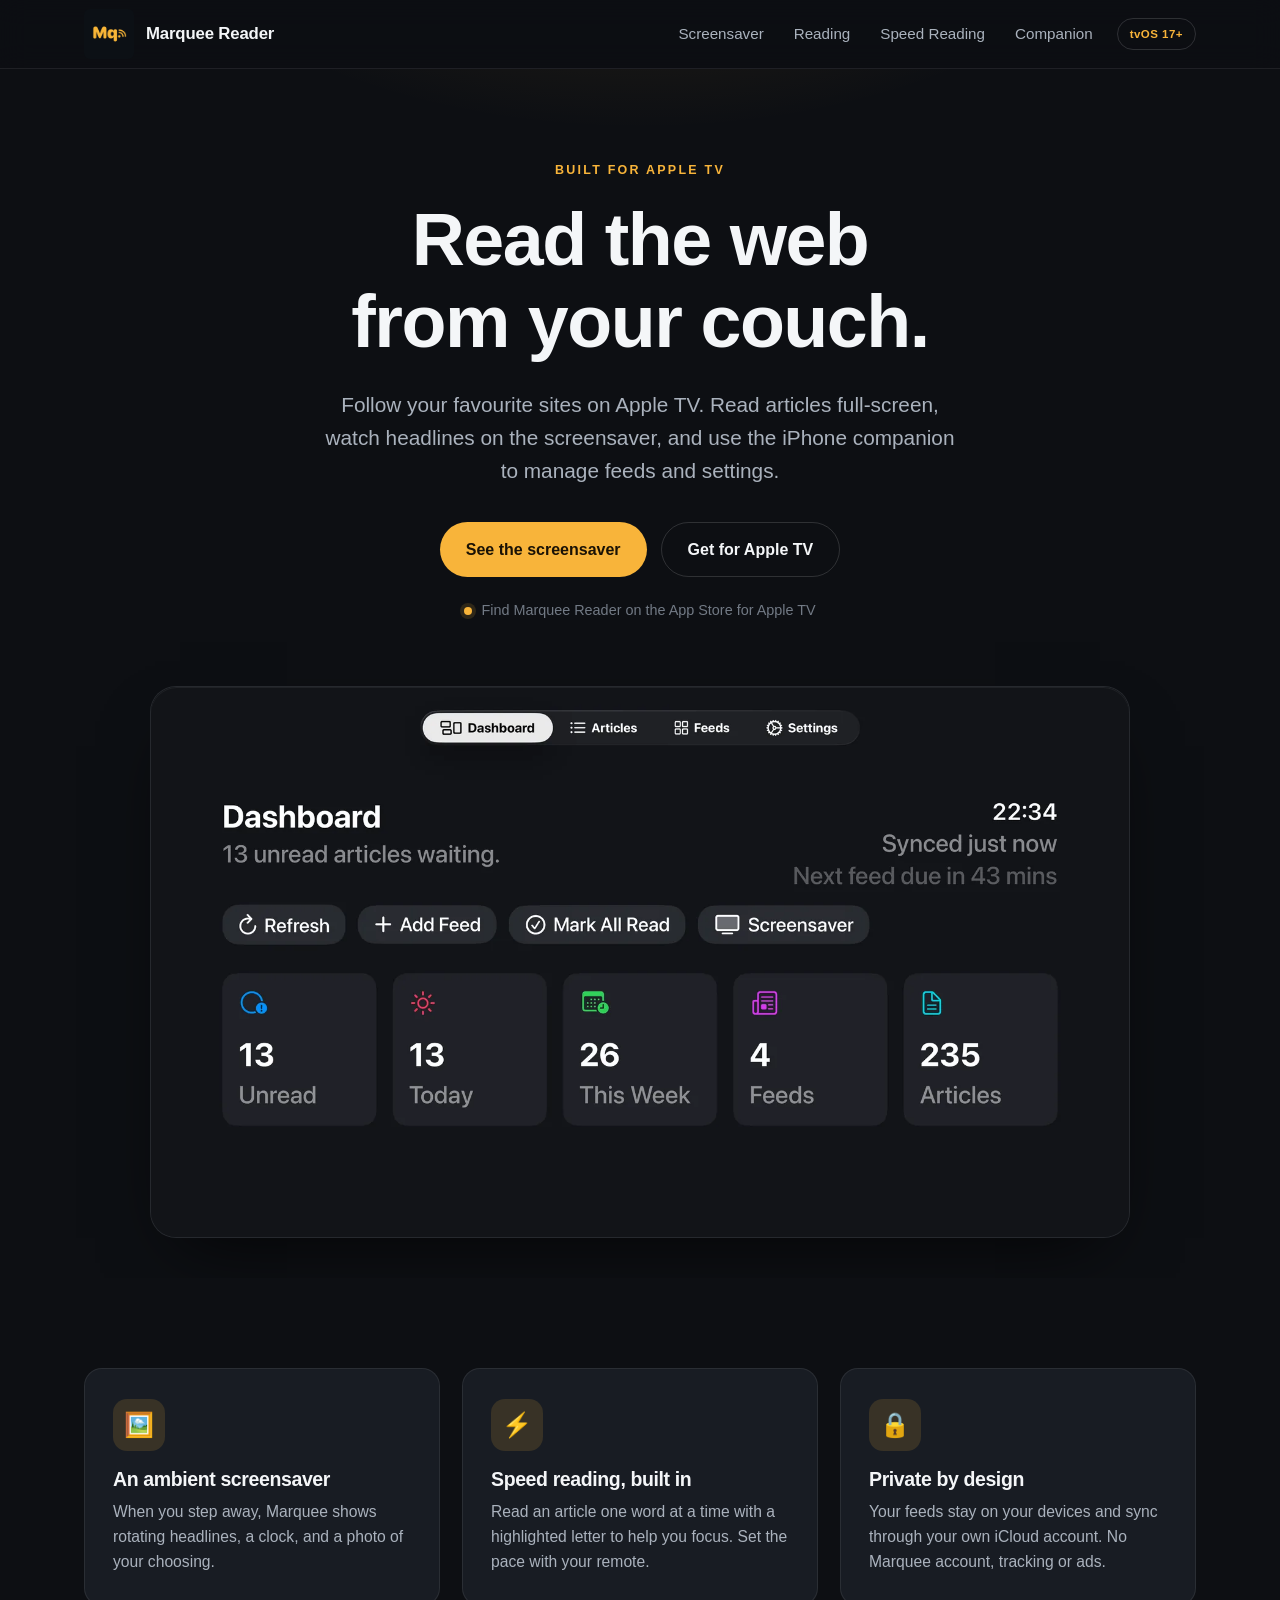
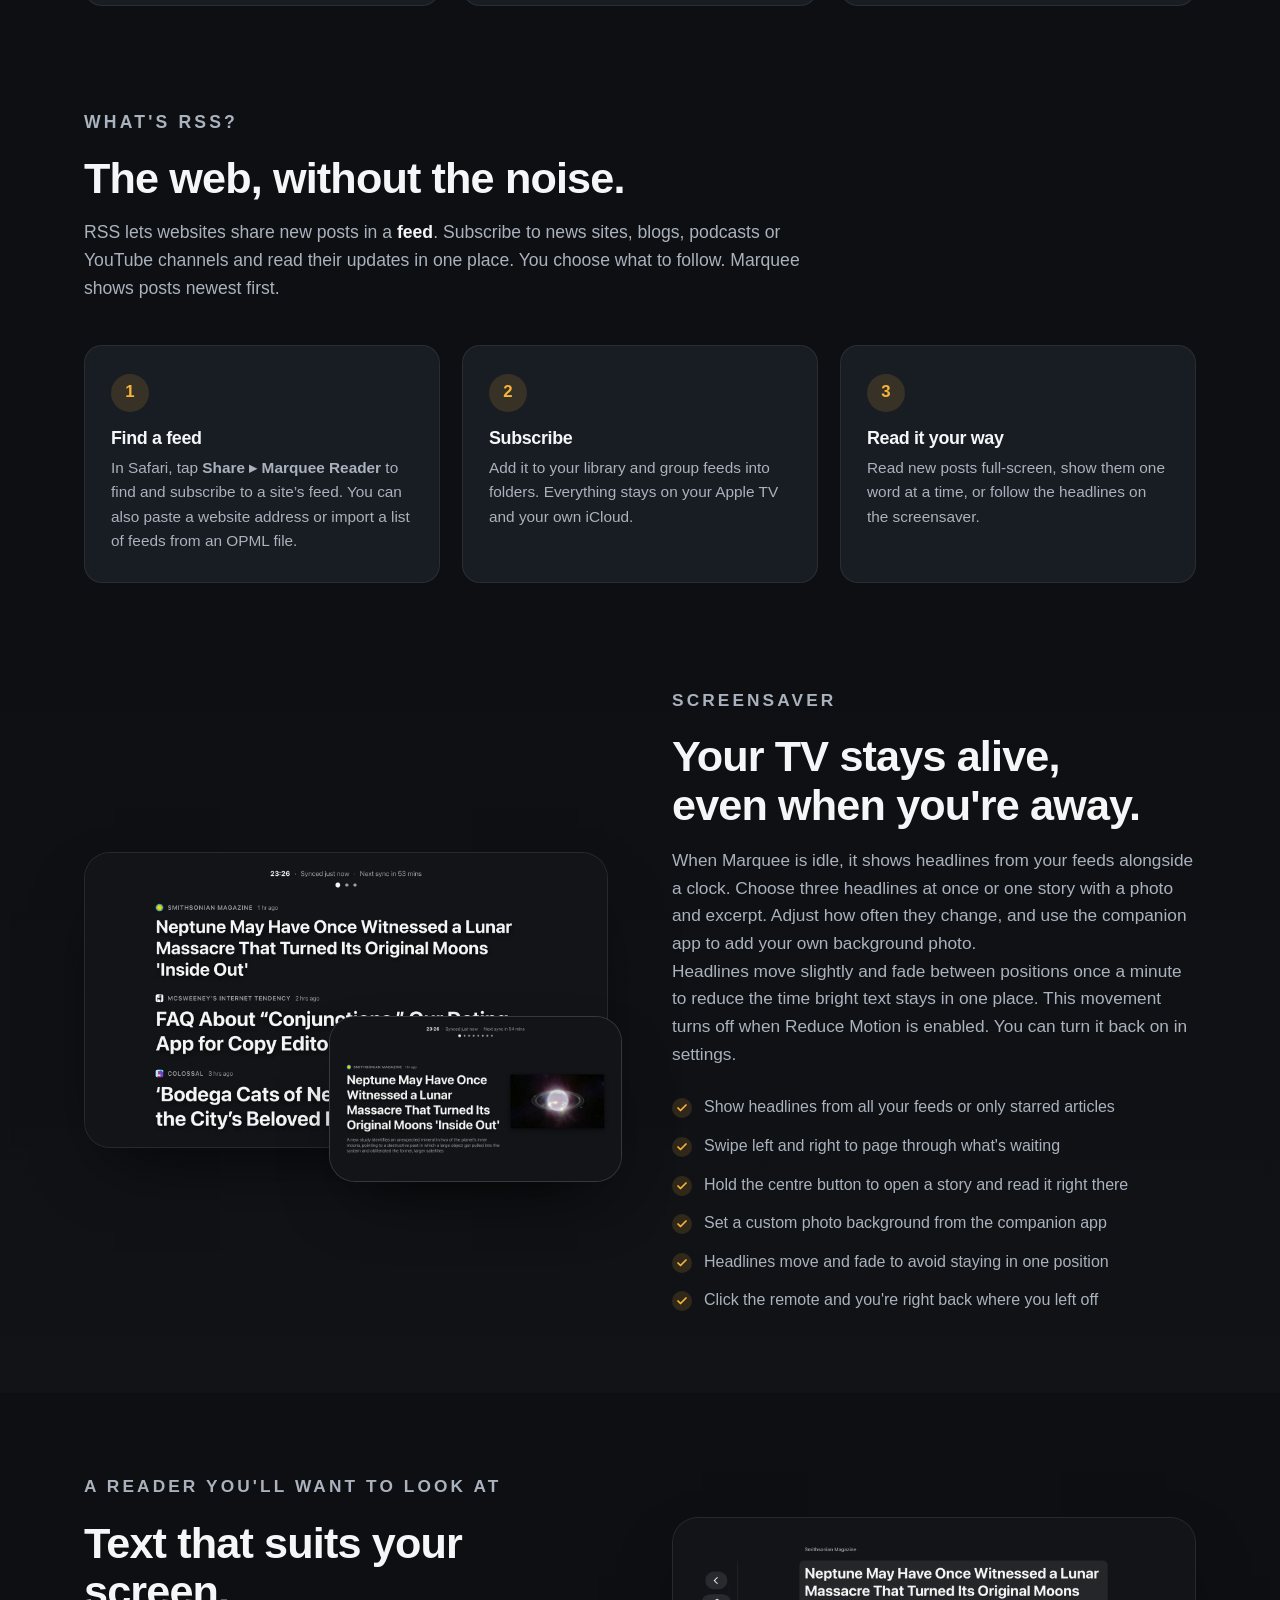
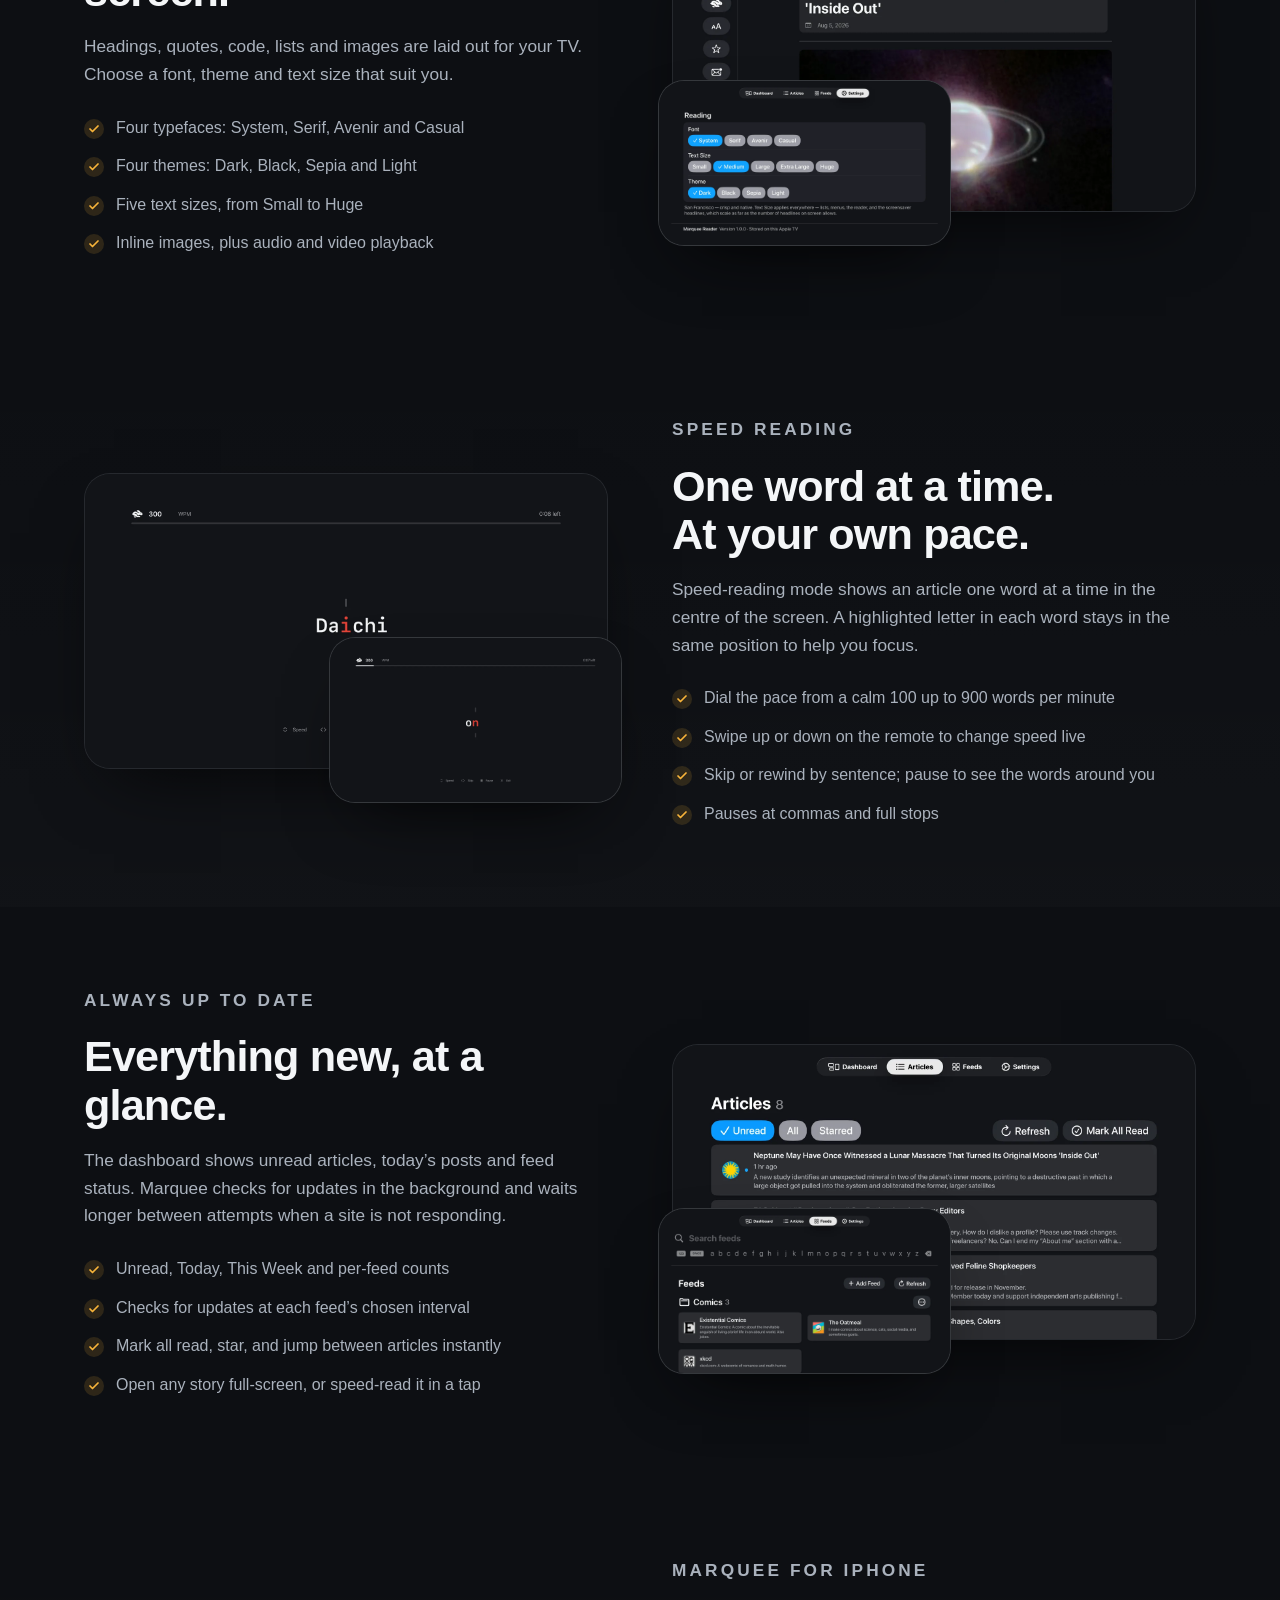
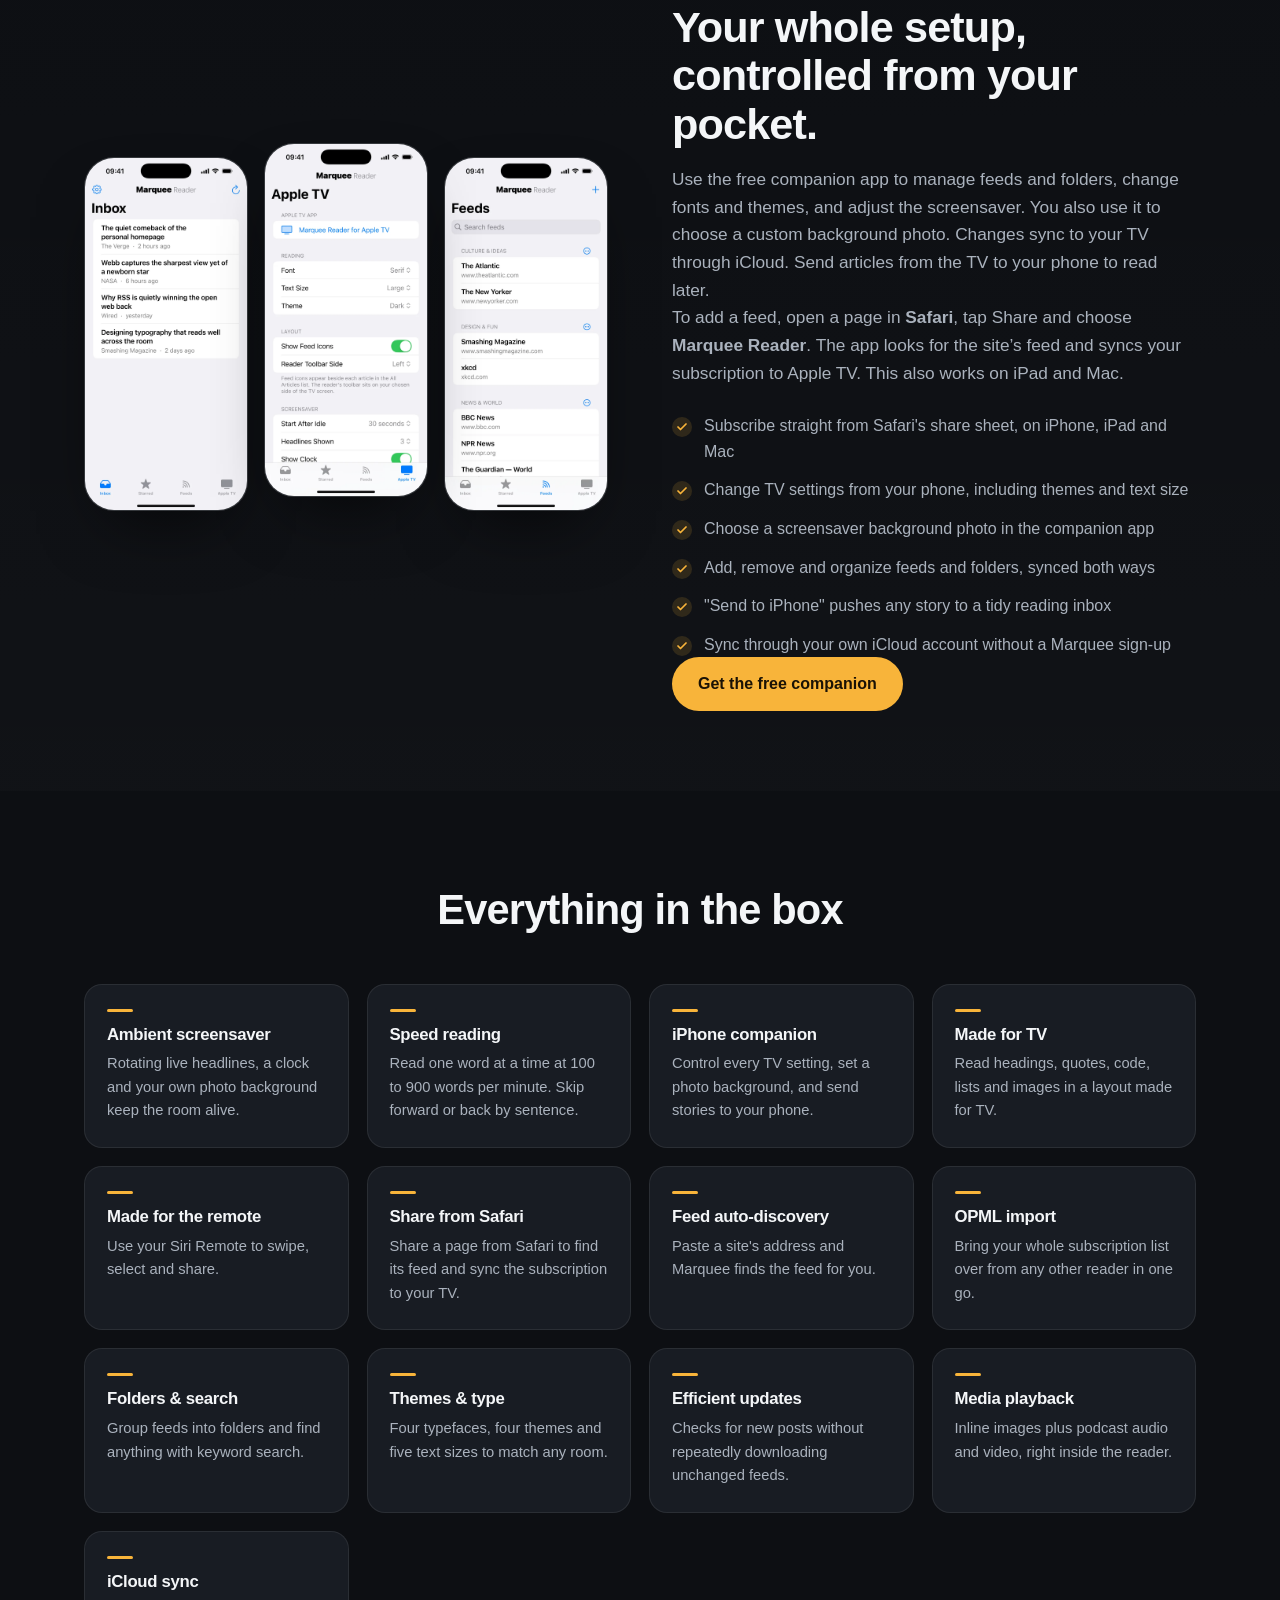
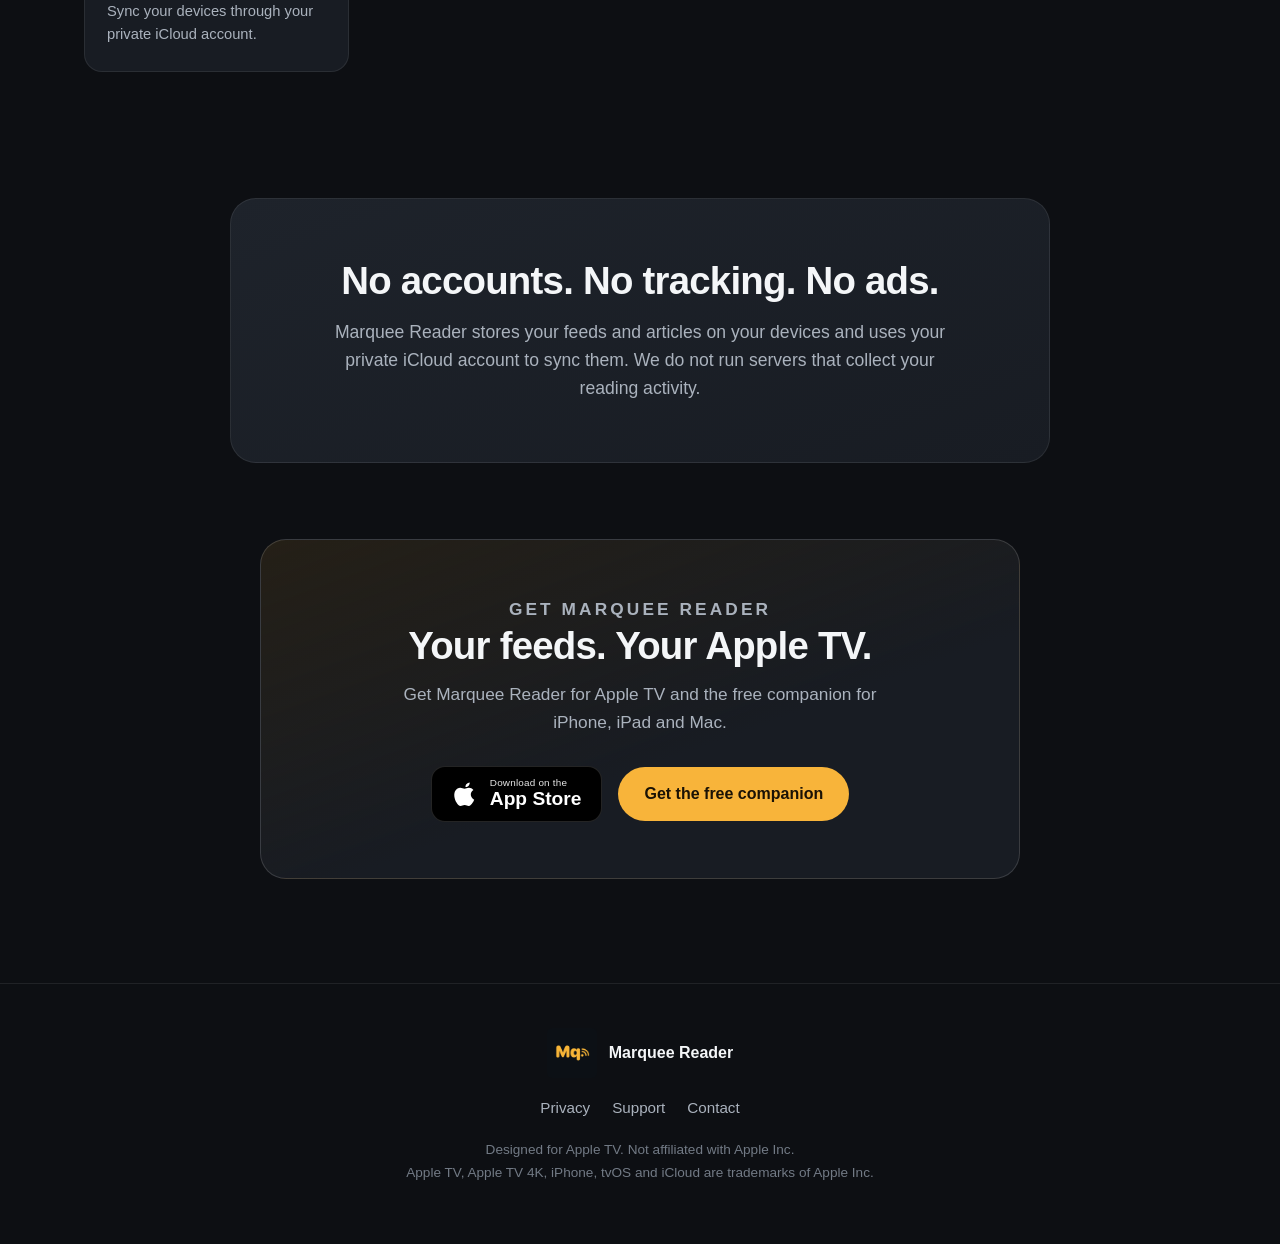
<file: index.html>
<!DOCTYPE html>
<html lang="en">
<head>
  <meta charset="UTF-8" />
  <meta name="viewport" content="width=device-width, initial-scale=1.0" />
  <title>Marquee Reader: RSS reader for Apple TV</title>
  <meta name="description" content="Read your favourite feeds on Apple TV, follow headlines on the screensaver, and manage feeds and settings with the free companion app." />
  <meta name="theme-color" content="#14171c" />

  <!-- Open Graph / Twitter -->
  <meta property="og:type" content="website" />
  <meta property="og:title" content="Marquee Reader: RSS reader for Apple TV" />
  <meta property="og:description" content="Read your favourite feeds on Apple TV, follow headlines on the screensaver, and manage feeds and settings with the free companion app." />
  <meta property="og:image" content="assets/og-image.jpg" />
  <meta name="twitter:card" content="summary_large_image" />
  <meta name="twitter:title" content="Marquee Reader: RSS reader for Apple TV" />
  <meta name="twitter:description" content="Read your favourite feeds on Apple TV, follow headlines on the screensaver, and manage feeds and settings with the free companion app." />
  <meta name="twitter:image" content="assets/og-image.jpg" />

  <link rel="icon" type="image/png" href="assets/favicon-180.png" />
  <link rel="apple-touch-icon" href="assets/favicon-180.png" />
  <link rel="preconnect" href="https://fonts.googleapis.com" />
  <link rel="stylesheet" href="assets/style.css" />
</head>
<body>
  <!-- ───────────────────────── Nav ───────────────────────── -->
  <header class="nav" id="top">
    <div class="container nav__inner">
      <a class="brand" href="#top" aria-label="Marquee Reader home">
        <img src="assets/icon-512.png" alt="" class="brand__mark" width="50" height="50" />
        <span class="brand__name">Marquee&nbsp;Reader</span>
      </a>
      <nav class="nav__links" aria-label="Primary">
        <a href="#screensaver">Screensaver</a>
        <a href="#reading">Reading</a>
        <a href="#speed">Speed Reading</a>
        <a href="#companion">Companion</a>
      </nav>
      <span class="nav__badge">tvOS&nbsp;17+</span>
    </div>
  </header>

  <!-- ───────────────────────── Hero ───────────────────────── -->
  <section class="hero">
    <div class="container hero__inner">
      <p class="eyebrow reveal">Built for Apple&nbsp;TV</p>
      <h1 class="hero__title reveal">Read the web<br />from your couch.</h1>
      <p class="hero__sub reveal">Follow your favourite sites on Apple&nbsp;TV. Read articles full-screen, watch headlines on the screensaver, and use the iPhone companion to manage feeds and settings.</p>
      <div class="hero__cta reveal">
        <a class="btn btn--primary" href="#screensaver">See the screensaver</a>
        <a class="btn btn--ghost" href="https://apps.apple.com/app/id6798508178">Get for Apple TV</a>
      </div>
      <p class="hero__avail reveal">
        <span class="dot" aria-hidden="true"></span> Find Marquee Reader on the App&nbsp;Store for Apple&nbsp;TV
      </p>
      <div class="hero__shot reveal">
        <div class="shot shot--glow">
          <img src="assets/screenshots/dashboard.webp" alt="Marquee Reader dashboard on Apple TV showing unread counts and quick actions" loading="eager" />
        </div>
      </div>
    </div>
  </section>

  <!-- ───────────────────── Feature trio ───────────────────── -->
  <section class="trio container">
    <div class="trio__card reveal">
      <div class="trio__icon" aria-hidden="true">🖼️</div>
      <h3>An ambient screensaver</h3>
      <p>When you step away, Marquee shows rotating headlines, a clock, and a photo of your choosing.</p>
    </div>
    <div class="trio__card reveal">
      <div class="trio__icon" aria-hidden="true">⚡️</div>
      <h3>Speed reading, built in</h3>
      <p>Read an article one word at a time with a highlighted letter to help you focus. Set the pace with your remote.</p>
    </div>
    <div class="trio__card reveal">
      <div class="trio__icon" aria-hidden="true">🔒</div>
      <h3>Private by design</h3>
      <p>Your feeds stay on your devices and sync through your own iCloud account. No Marquee account, tracking or ads.</p>
    </div>
  </section>

  <!-- ─────────────────── What's RSS? ─────────────────── -->
  <section class="rss container" id="rss">
    <div class="rss__intro reveal">
      <p class="eyebrow">What's RSS?</p>
      <h2>The web, without the noise.</h2>
      <p>RSS lets websites share new posts in a <strong>feed</strong>. Subscribe to news sites, blogs, podcasts or YouTube channels and read their updates in one place. You choose what to follow. Marquee shows posts newest first.</p>
    </div>
    <ol class="rss__steps">
      <li class="rss__step reveal">
        <div class="rss__num" aria-hidden="true">1</div>
        <h4>Find a feed</h4>
        <p>In Safari, tap <strong>Share&nbsp;▸ Marquee&nbsp;Reader</strong> to find and subscribe to a site’s feed. You can also paste a website address or import a list of feeds from an OPML file.</p>
      </li>
      <li class="rss__step reveal">
        <div class="rss__num" aria-hidden="true">2</div>
        <h4>Subscribe</h4>
        <p>Add it to your library and group feeds into folders. Everything stays on your Apple&nbsp;TV and your own iCloud.</p>
      </li>
      <li class="rss__step reveal">
        <div class="rss__num" aria-hidden="true">3</div>
        <h4>Read it your way</h4>
        <p>Read new posts full-screen, show them one word at a time, or follow the headlines on the screensaver.</p>
      </li>
    </ol>
  </section>

  <!-- ─────────────────── Screensaver spotlight ─────────────────── -->
  <section class="feature feature--alt" id="screensaver">
    <div class="container feature__inner">
      <div class="feature__media reveal">
        <div class="shot">
          <img src="assets/screenshots/screensaver.webp" alt="Marquee Reader screensaver on Apple TV showing three headlines from Smithsonian Magazine, McSweeney's and Colossal above the time of day" />
        </div>
        <div class="shot shot--inset">
          <img src="assets/screenshots/screensaver-single.webp" alt="Single-headline mode showing one large story with its photograph and an excerpt" />
        </div>
      </div>
      <div class="feature__text reveal">
        <p class="eyebrow">Screensaver</p>
        <h2>Your TV stays alive,<br />even when you're away.</h2>
        <p>When Marquee is idle, it shows headlines from your feeds alongside a clock. Choose three headlines at once or one story with a photo and excerpt. Adjust how often they change, and use the companion app to add your own background photo.</p>
        <p>Headlines move slightly and fade between positions once a minute to reduce the time bright text stays in one place. This movement turns off when Reduce&nbsp;Motion is enabled. You can turn it back on in settings.</p>
        <ul class="ticks">
          <li>Show headlines from all your feeds or only starred articles</li>
          <li>Swipe left and right to page through what's waiting</li>
          <li>Hold the centre button to open a story and read it right there</li>
          <li>Set a custom photo background from the companion app</li>
          <li>Headlines move and fade to avoid staying in one position</li>
          <li>Click the remote and you're right back where you left off</li>
        </ul>
      </div>
    </div>
  </section>

  <!-- ─────────────────── Reading experience ─────────────────── -->
  <section class="feature" id="reading">
    <div class="container feature__inner">
      <div class="feature__text reveal">
        <p class="eyebrow">A reader you'll want to look at</p>
        <h2>Text that suits your screen.</h2>
        <p>Headings, quotes, code, lists and images are laid out for your TV. Choose a font, theme and text size that suit you.</p>
        <ul class="ticks">
          <li>Four typefaces: System, Serif, Avenir and Casual</li>
          <li>Four themes: Dark, Black, Sepia and Light</li>
          <li>Five text sizes, from Small to Huge</li>
          <li>Inline images, plus audio and video playback</li>
        </ul>
      </div>
      <div class="feature__media reveal">
        <div class="shot">
          <img src="assets/screenshots/reader.webp" alt="An article open in Marquee Reader with an inline image and body text" />
        </div>
        <div class="shot shot--inset shot--inset-left">
          <img src="assets/screenshots/settings.webp" alt="Settings showing font, text size and theme options" />
        </div>
      </div>
    </div>
  </section>

  <!-- ─────────────────── Speed Reading spotlight ─────────────────── -->
  <section class="feature feature--alt" id="speed">
    <div class="container feature__inner">
      <div class="feature__media reveal">
        <div class="shot">
          <img src="assets/screenshots/rsvp-recognition.webp" alt="Speed-reading mode showing a single word with its key letter highlighted in red" />
        </div>
        <div class="shot shot--inset">
          <img src="assets/screenshots/rsvp-the.webp" alt="Speed-reading mode with words-per-minute and a progress bar" />
        </div>
      </div>
      <div class="feature__text reveal">
        <p class="eyebrow">Speed Reading</p>
        <h2>One word at a time.<br />At your own pace.</h2>
        <p>Speed-reading mode shows an article one word at a time in the centre of the screen. A highlighted letter in each word stays in the same position to help you focus.</p>
        <ul class="ticks">
          <li>Dial the pace from a calm 100 up to 900 words per minute</li>
          <li>Swipe up or down on the remote to change speed live</li>
          <li>Skip or rewind by sentence; pause to see the words around you</li>
          <li>Pauses at commas and full stops</li>
        </ul>
      </div>
    </div>
  </section>

  <!-- ─────────────────── Browse / stay current ─────────────────── -->
  <section class="feature">
    <div class="container feature__inner">
      <div class="feature__text reveal">
        <p class="eyebrow">Always up to date</p>
        <h2>Everything new, at a glance.</h2>
        <p>The dashboard shows unread articles, today’s posts and feed status. Marquee checks for updates in the background and waits longer between attempts when a site is not responding.</p>
        <ul class="ticks">
          <li>Unread, Today, This&nbsp;Week and per-feed counts</li>
          <li>Checks for updates at each feed’s chosen interval</li>
          <li>Mark all read, star, and jump between articles instantly</li>
          <li>Open any story full-screen, or speed-read it in a tap</li>
        </ul>
      </div>
      <div class="feature__media reveal">
        <div class="shot">
          <img src="assets/screenshots/articles.webp" alt="The unread list showing recent articles from across all feeds" />
        </div>
        <div class="shot shot--inset shot--inset-left">
          <img src="assets/screenshots/feeds.webp" alt="The Feeds tab showing subscriptions grouped into folders, each with its own unread count" />
        </div>
      </div>
    </div>
  </section>

  <!-- ─────────────────── Companion app ─────────────────── -->
  <section class="feature feature--alt" id="companion">
    <div class="container feature__inner">
      <div class="feature__media reveal">
        <div class="phones">
          <div class="phone">
            <img src="assets/screenshots/companion-inbox.webp" alt="The Marquee Reader iPhone app showing the reading inbox of articles sent from Apple TV" loading="lazy" />
          </div>
          <div class="phone phone--lead">
            <img src="assets/screenshots/companion-appletv.webp" alt="The Marquee Reader iPhone app controlling the Apple TV's reading and screensaver settings" loading="lazy" />
          </div>
          <div class="phone">
            <img src="assets/screenshots/companion-feeds.webp" alt="The Marquee Reader iPhone app managing feeds and folders, synced to Apple TV" loading="lazy" />
          </div>
        </div>
      </div>
      <div class="feature__text reveal">
        <p class="eyebrow">Marquee for iPhone</p>
        <h2>Your whole setup,<br />controlled from your pocket.</h2>
        <p>Use the free companion app to manage feeds and folders, change fonts and themes, and adjust the screensaver. You also use it to choose a custom background photo. Changes sync to your TV through iCloud. Send articles from the TV to your phone to read later.</p>
        <p>To add a feed, open a page in <strong>Safari</strong>, tap Share and choose <strong>Marquee&nbsp;Reader</strong>. The app looks for the site’s feed and syncs your subscription to Apple&nbsp;TV. This also works on iPad and Mac.</p>
        <ul class="ticks">
          <li>Subscribe straight from Safari's share sheet, on iPhone, iPad and Mac</li>
          <li>Change TV settings from your phone, including themes and text size</li>
          <li>Choose a screensaver background photo in the companion app</li>
          <li>Add, remove and organize feeds and folders, synced both ways</li>
          <li>"Send to iPhone" pushes any story to a tidy reading inbox</li>
          <li>Sync through your own iCloud account without a Marquee sign-up</li>
        </ul>
        <a class="btn btn--primary" href="https://apps.apple.com/app/id6798508306">Get the free companion</a>
      </div>
    </div>
  </section>

  <!-- ─────────────────── Full feature grid ─────────────────── -->
  <section class="features container" id="features">
    <h2 class="section-title reveal">Everything in the box</h2>
    <div class="grid">
      <div class="grid__item reveal"><h4>Ambient screensaver</h4><p>Rotating live headlines, a clock and your own photo background keep the room alive.</p></div>
      <div class="grid__item reveal"><h4>Speed reading</h4><p>Read one word at a time at 100 to 900 words per minute. Skip forward or back by sentence.</p></div>
      <div class="grid__item reveal"><h4>iPhone companion</h4><p>Control every TV setting, set a photo background, and send stories to your phone.</p></div>
      <div class="grid__item reveal"><h4>Made for TV</h4><p>Read headings, quotes, code, lists and images in a layout made for TV.</p></div>
      <div class="grid__item reveal"><h4>Made for the remote</h4><p>Use your Siri Remote to swipe, select and share.</p></div>
      <div class="grid__item reveal"><h4>Share from Safari</h4><p>Share a page from Safari to find its feed and sync the subscription to your TV.</p></div>
      <div class="grid__item reveal"><h4>Feed auto-discovery</h4><p>Paste a site's address and Marquee finds the feed for you.</p></div>
      <div class="grid__item reveal"><h4>OPML import</h4><p>Bring your whole subscription list over from any other reader in one go.</p></div>
      <div class="grid__item reveal"><h4>Folders &amp; search</h4><p>Group feeds into folders and find anything with keyword search.</p></div>
      <div class="grid__item reveal"><h4>Themes &amp; type</h4><p>Four typefaces, four themes and five text sizes to match any room.</p></div>
      <div class="grid__item reveal"><h4>Efficient updates</h4><p>Checks for new posts without repeatedly downloading unchanged feeds.</p></div>
      <div class="grid__item reveal"><h4>Media playback</h4><p>Inline images plus podcast audio and video, right inside the reader.</p></div>
      <div class="grid__item reveal"><h4>iCloud sync</h4><p>Sync your devices through your private iCloud account.</p></div>
    </div>
  </section>

  <!-- ─────────────────── Privacy callout ─────────────────── -->
  <section class="callout">
    <div class="container callout__inner reveal">
      <h2>No accounts. No tracking. No ads.</h2>
      <p>Marquee Reader stores your feeds and articles on your devices and uses your private iCloud account to sync them. We do not run servers that collect your reading activity.</p>
    </div>
  </section>

  <!-- ─────────────────── App Store CTA ─────────────────── -->
  <section class="getcta" id="get">
    <div class="container getcta__inner reveal">
      <p class="eyebrow">Get Marquee Reader</p>
      <h2>Your feeds. Your Apple&nbsp;TV.</h2>
      <p>Get Marquee Reader for Apple&nbsp;TV and the free companion for iPhone, iPad and Mac.</p>
      <div class="getcta__actions">
        <a class="store-badge" href="https://apps.apple.com/app/id6798508178" aria-label="Get Marquee Reader for Apple TV on the App Store">
          <svg viewBox="0 0 24 24" width="26" height="26" aria-hidden="true" fill="currentColor">
            <path d="M16.36 1.43c.06 1.06-.34 2.08-1 2.84-.69.79-1.83 1.4-2.93 1.31-.08-1.02.41-2.08 1.02-2.76.69-.78 1.88-1.36 2.91-1.39zM20.5 17.2c-.5 1.16-.74 1.67-1.39 2.7-.9 1.43-2.18 3.21-3.76 3.22-1.4.02-1.76-.92-3.66-.91-1.9.01-2.3.93-3.7.92-1.58-.01-2.79-1.62-3.69-3.05C1.8 16.06 1.53 11.4 3.08 8.93c1.1-1.76 2.84-2.79 4.47-2.79 1.66 0 2.71.91 4.08.91 1.33 0 2.14-.91 4.06-.91 1.45 0 2.99.79 4.08 2.16-3.59 1.97-3 7.1.73 8.9z"/>
          </svg>
          <span class="store-badge__text">
            <small>Download on the</small>
            <strong>App&nbsp;Store</strong>
          </span>
        </a>
        <a class="btn btn--primary" href="https://apps.apple.com/app/id6798508306">Get the free companion</a>
      </div>
    </div>
  </section>

  <!-- ─────────────────── Footer ─────────────────── -->
  <footer class="footer">
    <div class="container footer__inner">
      <div class="footer__brand">
        <img src="assets/icon-512.png" alt="" width="50" height="50" />
        <span>Marquee Reader</span>
      </div>
      <nav class="footer__links" aria-label="Footer">
        <a href="privacy.html">Privacy</a>
        <a href="support.html">Support</a>
        <a href="mailto:hello@itr8.tech">Contact</a>
      </nav>
      <p class="footer__note">
        Designed for Apple&nbsp;TV. Not affiliated with Apple Inc.<br />
        Apple&nbsp;TV, Apple&nbsp;TV&nbsp;4K, iPhone, tvOS and iCloud are trademarks of Apple&nbsp;Inc.
      </p>
    </div>
  </footer>

  <script src="assets/app.js" defer></script>
</body>
</html>
</file>
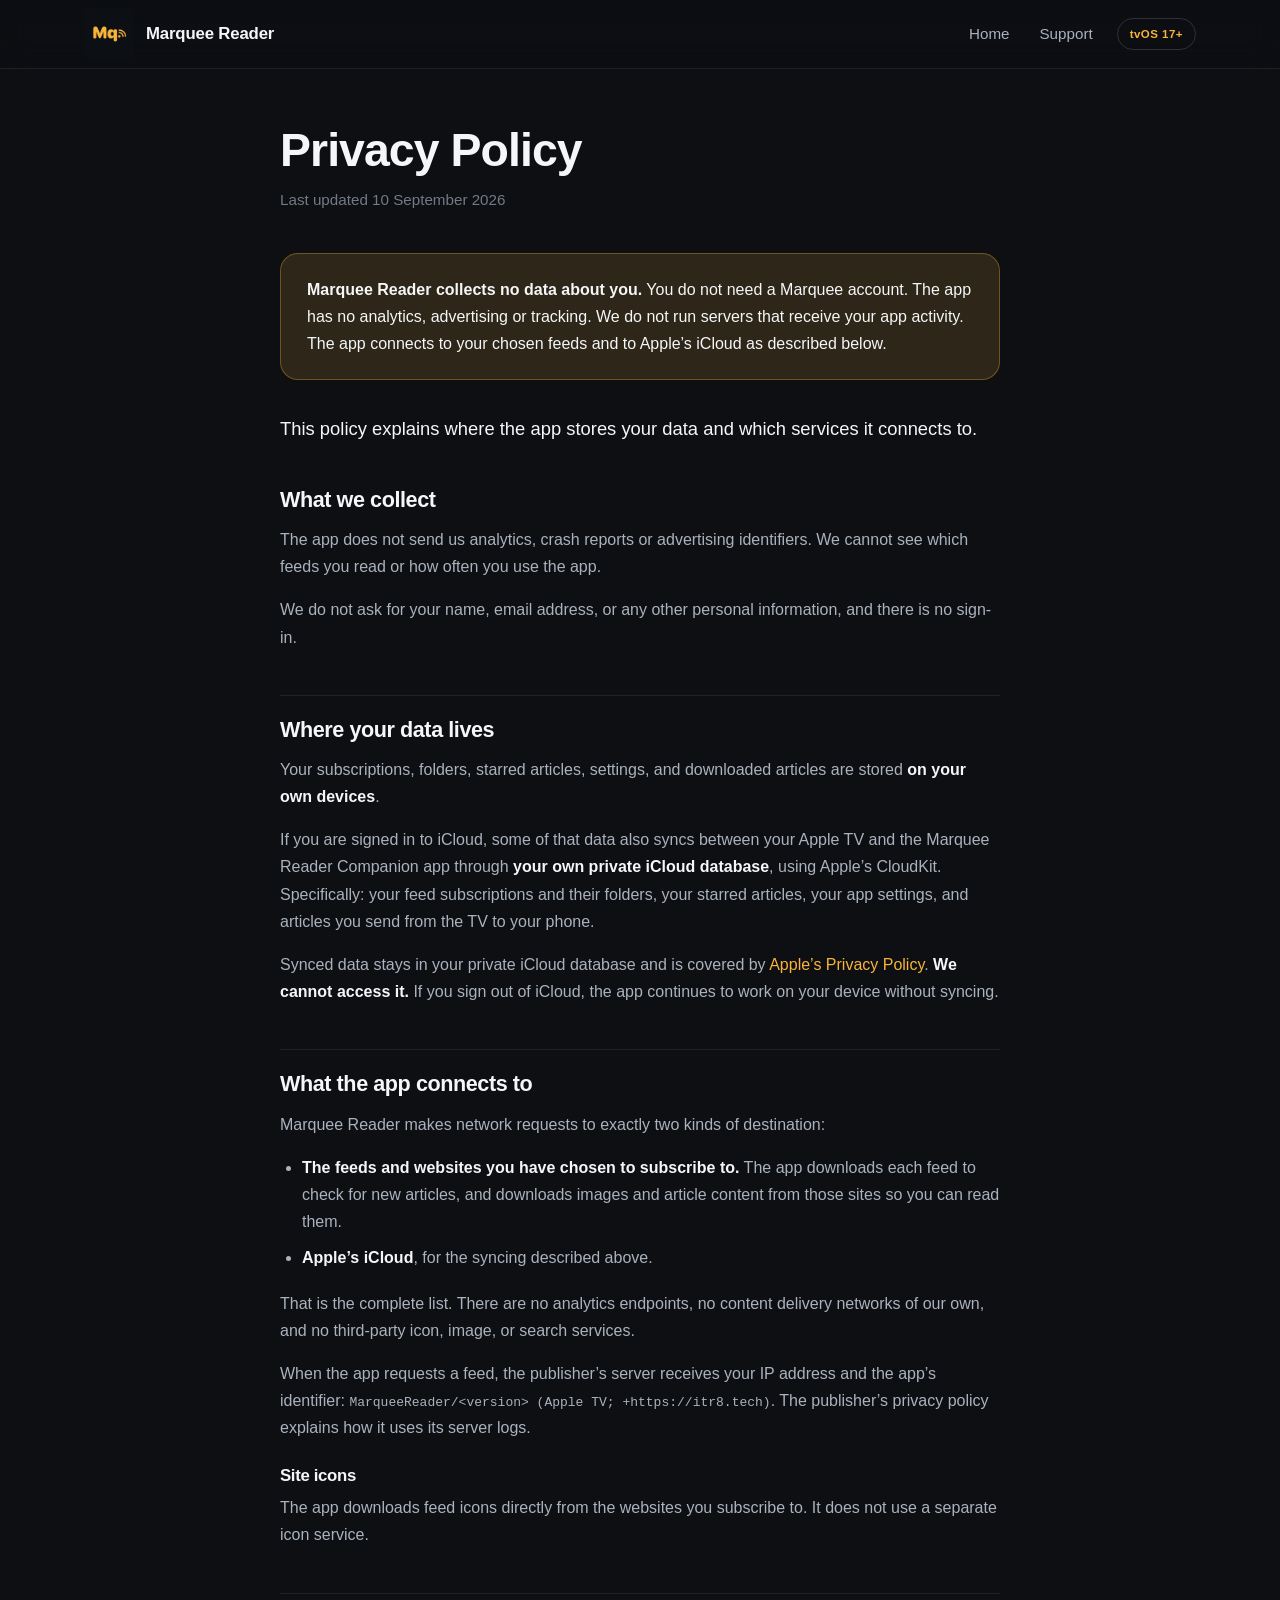
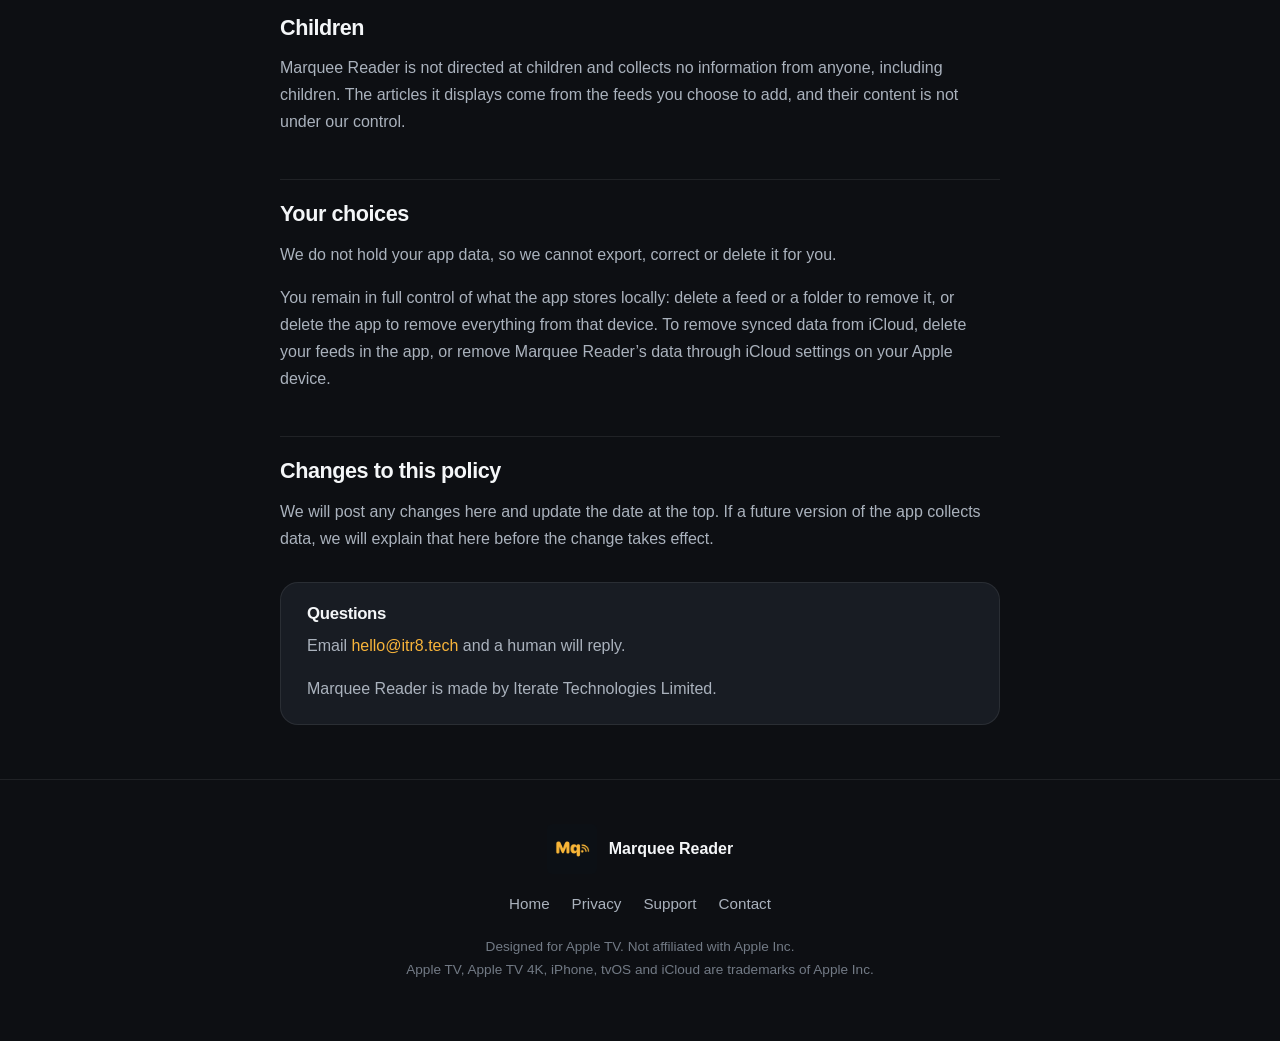
<file: privacy.html>
<!DOCTYPE html>
<html lang="en">
<head>
  <meta charset="UTF-8" />
  <meta name="viewport" content="width=device-width, initial-scale=1.0" />
  <title>Privacy Policy | Marquee Reader</title>
  <meta name="description" content="Marquee Reader collects nothing. No Marquee accounts, analytics or tracking. This page explains exactly what the app does and does not do with your data." />
  <meta name="theme-color" content="#14171c" />
  <meta property="og:type" content="website" />
  <meta property="og:title" content="Privacy Policy | Marquee Reader" />
  <meta property="og:description" content="Marquee Reader collects nothing. No Marquee accounts, analytics or tracking." />
  <meta property="og:image" content="assets/og-image.jpg" />
  <link rel="icon" type="image/png" href="assets/favicon-180.png" />
  <link rel="apple-touch-icon" href="assets/favicon-180.png" />
  <link rel="stylesheet" href="assets/style.css" />
</head>
<body>
  <header class="nav" id="top">
    <div class="container nav__inner">
      <a class="brand" href="./" aria-label="Marquee Reader home">
        <img src="assets/icon-512.png" alt="" class="brand__mark" width="50" height="50" />
        <span class="brand__name">Marquee&nbsp;Reader</span>
      </a>
      <nav class="nav__links" aria-label="Primary">
        <a href="./">Home</a>
        <a href="support.html">Support</a>
      </nav>
      <span class="nav__badge">tvOS&nbsp;17+</span>
    </div>
  </header>

  <main class="prose-page">
    <div class="container">
      <article class="prose">
        <h1>Privacy Policy</h1>
        <p class="updated">Last updated 10 September 2026</p>

        <div class="callout-box">
          <p><strong>Marquee Reader collects no data about you.</strong> You do not need a Marquee account. The app has no analytics, advertising or tracking. We do not run servers that receive your app activity. The app connects to your chosen feeds and to Apple’s iCloud as described below.</p>
        </div>

        <p class="lede">This policy explains where the app stores your data and which services it connects to.</p>

        <h2>What we collect</h2>
        <p>The app does not send us analytics, crash reports or advertising identifiers. We cannot see which feeds you read or how often you use the app.</p>
        <p>We do not ask for your name, email address, or any other personal
        information, and there is no sign-in.</p>

        <h2>Where your data lives</h2>
        <p>Your subscriptions, folders, starred articles, settings, and downloaded
        articles are stored <strong>on your own devices</strong>.</p>
        <p>If you are signed in to iCloud, some of that data also syncs between
        your Apple&nbsp;TV and the Marquee Reader Companion app through
        <strong>your own private iCloud database</strong>, using Apple’s CloudKit.
        Specifically: your feed subscriptions and their folders, your starred
        articles, your app settings, and articles you send from the TV to your
        phone.</p>
        <p>Synced data stays in your private iCloud database and is covered by <a href="https://www.apple.com/legal/privacy/">Apple’s Privacy Policy</a>. <strong>We cannot access it.</strong> If you sign out of iCloud, the app continues to work on your device without syncing.</p>

        <h2>What the app connects to</h2>
        <p>Marquee Reader makes network requests to exactly two kinds of
        destination:</p>
        <ul>
          <li><strong>The feeds and websites you have chosen to subscribe to.</strong>
          The app downloads each feed to check for new articles, and downloads
          images and article content from those sites so you can read them.</li>
          <li><strong>Apple’s iCloud</strong>, for the syncing described above.</li>
        </ul>
        <p>That is the complete list. There are no analytics endpoints, no
        content delivery networks of our own, and no third-party icon, image, or
        search services.</p>
        <p>When the app requests a feed, the publisher’s server receives your IP address and the app’s identifier: <code>MarqueeReader/&lt;version&gt; (Apple TV; +https://itr8.tech)</code>. The publisher’s privacy policy explains how it uses its server logs.</p>

        <h3>Site icons</h3>
        <p>The app downloads feed icons directly from the websites you subscribe to. It does not use a separate icon service.</p>

        <h2>Children</h2>
        <p>Marquee Reader is not directed at children and collects no information
        from anyone, including children. The articles it displays come from the
        feeds you choose to add, and their content is not under our control.</p>

        <h2>Your choices</h2>
        <p>We do not hold your app data, so we cannot export, correct or delete it for you.</p>
        <p>You remain in full control of what the app stores locally: delete a feed
        or a folder to remove it, or delete the app to remove everything from that
        device. To remove synced data from iCloud, delete your feeds in the app, or
        remove Marquee Reader’s data through iCloud settings on your Apple device.</p>

        <h2>Changes to this policy</h2>
        <p>We will post any changes here and update the date at the top. If a future version of the app collects data, we will explain that here before the change takes effect.</p>

        <div class="contact">
          <h3 style="margin-top:0">Questions</h3>
          <p>Email <a href="mailto:hello@itr8.tech">hello@itr8.tech</a> and a
          human will reply.</p>
          <p>Marquee Reader is made by Iterate Technologies Limited.</p>
        </div>
      </article>
    </div>
  </main>

  <footer class="footer">
    <div class="container footer__inner">
      <div class="footer__brand">
        <img src="assets/icon-512.png" alt="" width="50" height="50" />
        <span>Marquee Reader</span>
      </div>
      <nav class="footer__links" aria-label="Footer">
        <a href="./">Home</a>
        <a href="privacy.html">Privacy</a>
        <a href="support.html">Support</a>
        <a href="mailto:hello@itr8.tech">Contact</a>
      </nav>
      <p class="footer__note">
        Designed for Apple&nbsp;TV. Not affiliated with Apple Inc.<br />
        Apple&nbsp;TV, Apple&nbsp;TV&nbsp;4K, iPhone, tvOS and iCloud are trademarks of Apple&nbsp;Inc.
      </p>
    </div>
  </footer>
</body>
</html>
</file>
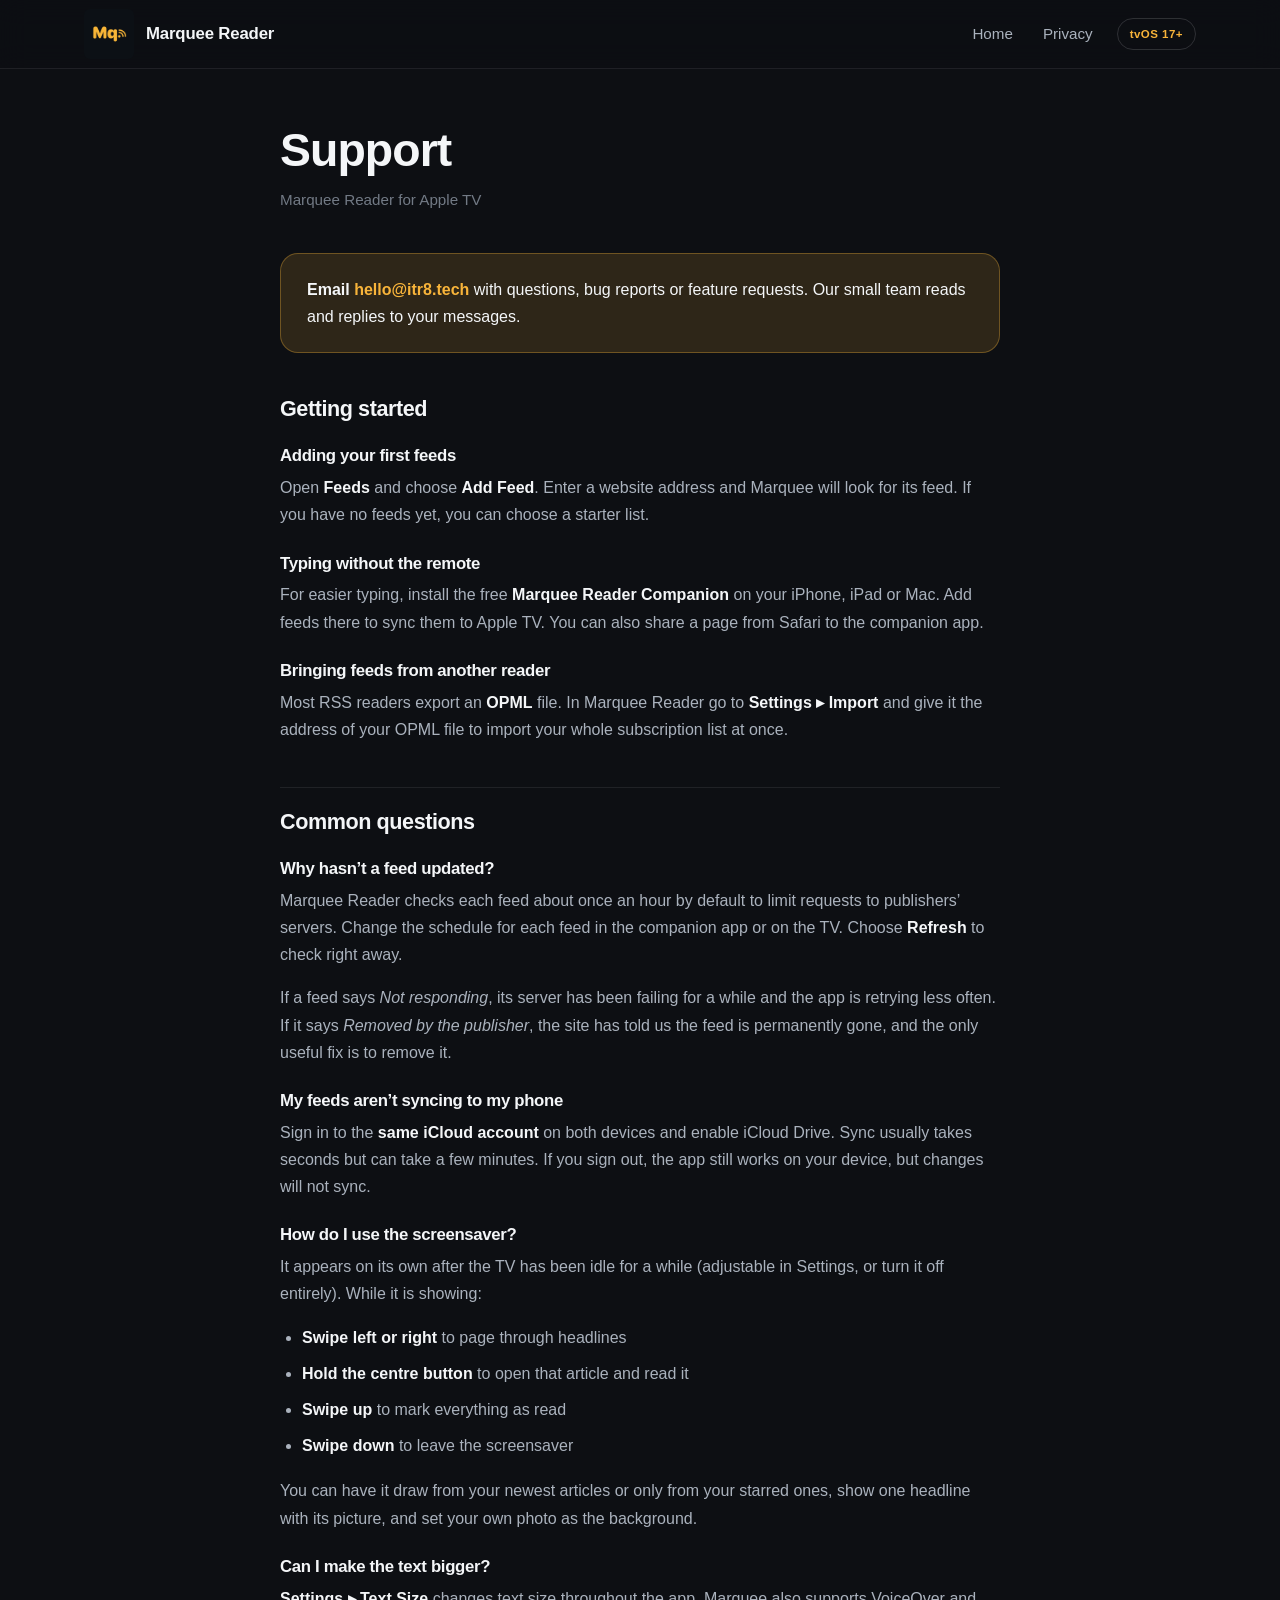
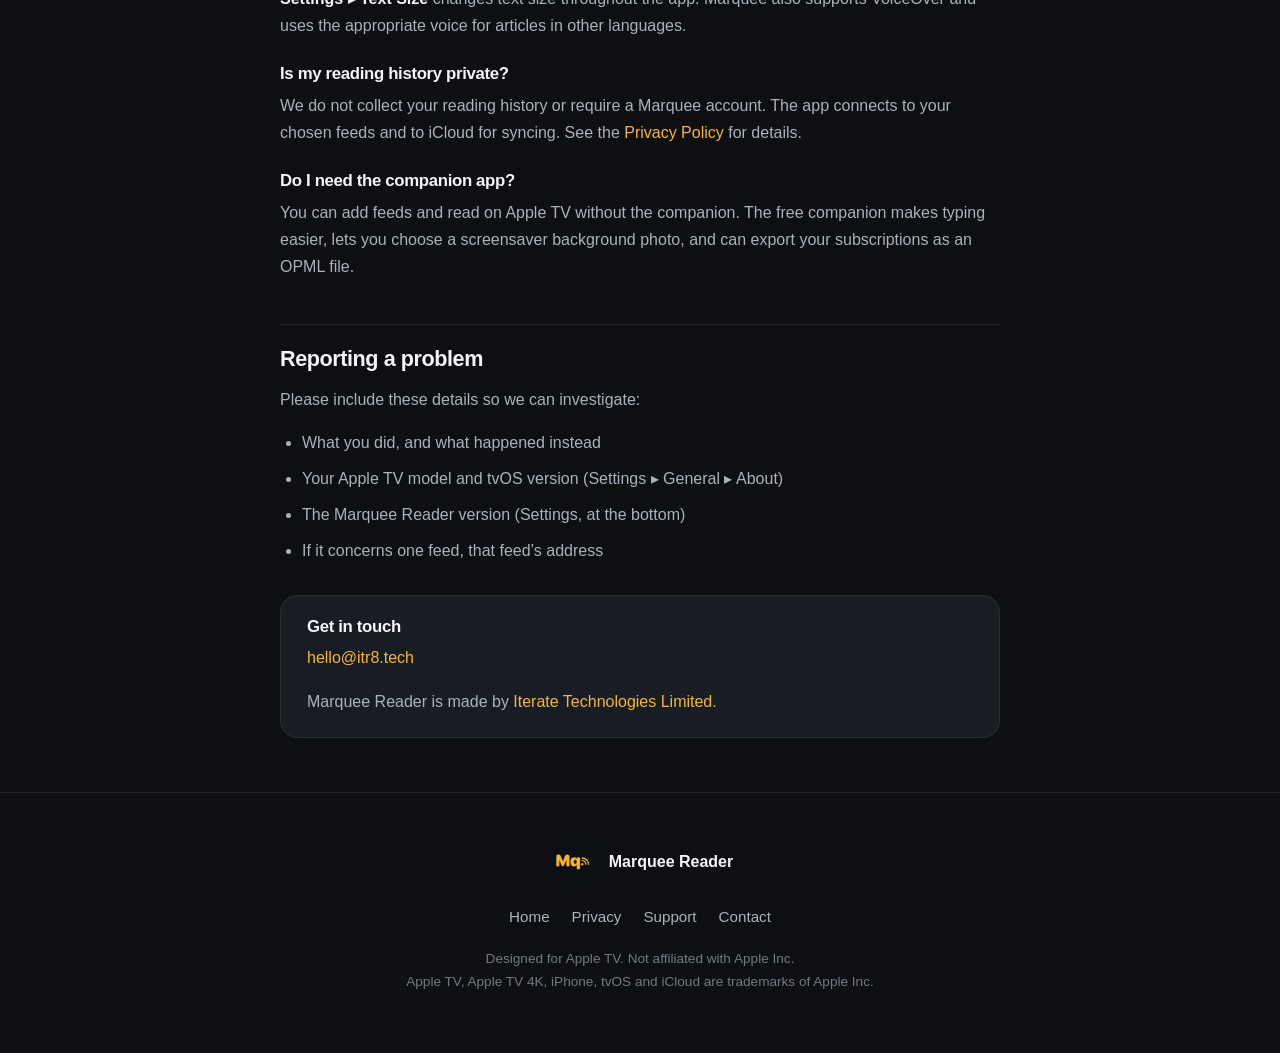
<file: support.html>
<!DOCTYPE html>
<html lang="en">
<head>
  <meta charset="UTF-8" />
  <meta name="viewport" content="width=device-width, initial-scale=1.0" />
  <title>Support | Marquee Reader</title>
  <meta name="description" content="Help and answers for Marquee Reader, the RSS reader for Apple TV. Email hello@itr8.tech and a human will reply." />
  <meta name="theme-color" content="#14171c" />
  <meta property="og:type" content="website" />
  <meta property="og:title" content="Support | Marquee Reader" />
  <meta property="og:description" content="Help and answers for Marquee Reader, the RSS reader for Apple TV." />
  <meta property="og:image" content="assets/og-image.jpg" />
  <link rel="icon" type="image/png" href="assets/favicon-180.png" />
  <link rel="apple-touch-icon" href="assets/favicon-180.png" />
  <link rel="stylesheet" href="assets/style.css" />
</head>
<body>
  <header class="nav" id="top">
    <div class="container nav__inner">
      <a class="brand" href="./" aria-label="Marquee Reader home">
        <img src="assets/icon-512.png" alt="" class="brand__mark" width="50" height="50" />
        <span class="brand__name">Marquee&nbsp;Reader</span>
      </a>
      <nav class="nav__links" aria-label="Primary">
        <a href="./">Home</a>
        <a href="privacy.html">Privacy</a>
      </nav>
      <span class="nav__badge">tvOS&nbsp;17+</span>
    </div>
  </header>

  <main class="prose-page">
    <div class="container">
      <article class="prose">
        <h1>Support</h1>
        <p class="updated">Marquee Reader for Apple TV</p>

        <div class="callout-box">
          <p><strong>Email <a href="mailto:hello@itr8.tech">hello@itr8.tech</a></strong> with questions, bug reports or feature requests. Our small team reads and replies to your messages.</p>
        </div>

        <h2>Getting started</h2>

        <h3>Adding your first feeds</h3>
        <p>Open <strong>Feeds</strong> and choose <strong>Add Feed</strong>. Enter a website address and Marquee will look for its feed. If you have no feeds yet, you can choose a starter list.</p>

        <h3>Typing without the remote</h3>
        <p>For easier typing, install the free <strong>Marquee Reader Companion</strong> on your iPhone, iPad or Mac. Add feeds there to sync them to Apple&nbsp;TV. You can also share a page from Safari to the companion app.</p>

        <h3>Bringing feeds from another reader</h3>
        <p>Most RSS readers export an <strong>OPML</strong> file. In Marquee Reader
        go to <strong>Settings ▸ Import</strong> and give it the address of your OPML
        file to import your whole subscription list at once.</p>

        <h2>Common questions</h2>

        <h3>Why hasn’t a feed updated?</h3>
        <p>Marquee Reader checks each feed about once an hour by default to limit requests to publishers’ servers. Change the schedule for each feed in the companion app or on the TV. Choose <strong>Refresh</strong> to check right away.</p>
        <p>If a feed says <em>Not responding</em>, its server has been failing for a
        while and the app is retrying less often. If it says <em>Removed by the
        publisher</em>, the site has told us the feed is permanently gone, and the
        only useful fix is to remove it.</p>

        <h3>My feeds aren’t syncing to my phone</h3>
        <p>Sign in to the <strong>same iCloud account</strong> on both devices and enable iCloud Drive. Sync usually takes seconds but can take a few minutes. If you sign out, the app still works on your device, but changes will not sync.</p>

        <h3>How do I use the screensaver?</h3>
        <p>It appears on its own after the TV has been idle for a while (adjustable
        in Settings, or turn it off entirely). While it is showing:</p>
        <ul>
          <li><strong>Swipe left or right</strong> to page through headlines</li>
          <li><strong>Hold the centre button</strong> to open that article and read it</li>
          <li><strong>Swipe up</strong> to mark everything as read</li>
          <li><strong>Swipe down</strong> to leave the screensaver</li>
        </ul>
        <p>You can have it draw from your newest articles or only from your starred
        ones, show one headline with its picture, and set your own photo as the
        background.</p>

        <h3>Can I make the text bigger?</h3>
        <p><strong>Settings ▸ Text Size</strong> changes text size throughout the app. Marquee also supports VoiceOver and uses the appropriate voice for articles in other languages.</p>

        <h3>Is my reading history private?</h3>
        <p>We do not collect your reading history or require a Marquee account. The app connects to your chosen feeds and to iCloud for syncing. See the <a href="privacy.html">Privacy Policy</a> for details.</p>

        <h3>Do I need the companion app?</h3>
        <p>You can add feeds and read on Apple&nbsp;TV without the companion. The free companion makes typing easier, lets you choose a screensaver background photo, and can export your subscriptions as an OPML file.</p>

        <h2>Reporting a problem</h2>
        <p>Please include these details so we can investigate:</p>
        <ul>
          <li>What you did, and what happened instead</li>
          <li>Your Apple&nbsp;TV model and tvOS version (Settings ▸ General ▸ About)</li>
          <li>The Marquee Reader version (Settings, at the bottom)</li>
          <li>If it concerns one feed, that feed’s address</li>
        </ul>

        <div class="contact">
          <h3 style="margin-top:0">Get in touch</h3>
          <p><a href="mailto:hello@itr8.tech">hello@itr8.tech</a></p>
          <p>Marquee Reader is made by
          <a href="https://itr8.tech">Iterate Technologies Limited</a>.</p>
        </div>
      </article>
    </div>
  </main>

  <footer class="footer">
    <div class="container footer__inner">
      <div class="footer__brand">
        <img src="assets/icon-512.png" alt="" width="50" height="50" />
        <span>Marquee Reader</span>
      </div>
      <nav class="footer__links" aria-label="Footer">
        <a href="./">Home</a>
        <a href="privacy.html">Privacy</a>
        <a href="support.html">Support</a>
        <a href="mailto:hello@itr8.tech">Contact</a>
      </nav>
      <p class="footer__note">
        Designed for Apple&nbsp;TV. Not affiliated with Apple Inc.<br />
        Apple&nbsp;TV, Apple&nbsp;TV&nbsp;4K, iPhone, tvOS and iCloud are trademarks of Apple&nbsp;Inc.
      </p>
    </div>
  </footer>
</body>
</html>
</file>
<file: assets/style.css>
/* ============================================================
   Marquee Reader: marketing site
   Brand: dark #14171c · amber #f8b43a · clean, professional
   ============================================================ */

:root {
  --bg: #0d0f13;
  --bg-2: #14171c;
  --surface: #181c23;
  --surface-2: #1e232b;
  --border: rgba(255, 255, 255, 0.08);
  --border-strong: rgba(255, 255, 255, 0.14);
  --text: #f4f6f8;
  --text-soft: #aab2bd;
  --text-mute: #727a85;
  --accent: #f8b43a;
  --accent-soft: rgba(248, 180, 58, 0.14);
  --radius: 18px;
  --radius-lg: 26px;
  --maxw: 1160px;
  --shadow: 0 30px 70px -30px rgba(0, 0, 0, 0.8);
  --font: -apple-system, BlinkMacSystemFont, "Segoe UI", Roboto, Helvetica, Arial, sans-serif;
}

* { box-sizing: border-box; }

html { scroll-behavior: smooth; }

body {
  margin: 0;
  font-family: var(--font);
  background: var(--bg);
  color: var(--text);
  line-height: 1.6;
  -webkit-font-smoothing: antialiased;
  text-rendering: optimizeLegibility;
  overflow-x: hidden;
}

.container { width: 100%; max-width: var(--maxw); margin: 0 auto; padding: 0 24px; }

a { color: inherit; text-decoration: none; }

img, svg { max-width: 100%; }
img { height: auto; }

h1, h2, h3, h4 { line-height: 1.12; letter-spacing: -0.02em; margin: 0; font-weight: 700; }

p { margin: 0; }

.eyebrow {
  text-transform: uppercase;
  letter-spacing: 0.18em;
  font-size: 0.78rem;
  font-weight: 700;
  color: var(--accent);
  margin: 0 0 18px;
}

/* ───────────────── Nav ───────────────── */
.nav {
  position: sticky;
  top: 0;
  z-index: 50;
  background: rgba(13, 15, 19, 0.72);
  backdrop-filter: saturate(160%) blur(14px);
  -webkit-backdrop-filter: saturate(160%) blur(14px);
  border-bottom: 1px solid var(--border);
}
.nav__inner { display: flex; align-items: center; gap: 24px; height: 68px; }
.brand { display: flex; align-items: center; gap: 12px; font-weight: 700; }
.brand__mark { display: block; border-radius: 6px; }
.brand__name { font-size: 1.05rem; letter-spacing: -0.01em; }
.nav__links { display: flex; gap: 30px; margin-left: auto; }
.nav__links a { color: var(--text-soft); font-size: 0.95rem; font-weight: 500; transition: color 0.2s; }
.nav__links a:hover { color: var(--text); }
.nav__badge {
  font-size: 0.72rem; font-weight: 700; letter-spacing: 0.04em;
  color: var(--accent);
  border: 1px solid var(--border-strong);
  padding: 6px 12px; border-radius: 999px;
}

/* ───────────────── Hero ───────────────── */
.hero { position: relative; padding: 92px 0 40px; overflow: hidden; }
.hero::before {
  content: "";
  position: absolute; inset: -20% 0 auto 0; height: 720px;
  background: radial-gradient(60% 60% at 50% 0%, rgba(248, 180, 58, 0.16), transparent 70%);
  pointer-events: none;
}
.hero__inner { position: relative; text-align: center; }
.hero__title { font-size: clamp(2.05rem, 7vw, 4.6rem); font-weight: 800; overflow-wrap: break-word; }
.hero__sub {
  max-width: 640px; margin: 24px auto 0;
  font-size: clamp(1.05rem, 2vw, 1.3rem);
  color: var(--text-soft);
}
.hero__cta { display: flex; gap: 14px; flex-wrap: wrap; justify-content: center; margin-top: 34px; }
.hero__avail {
  margin-top: 22px; font-size: 0.9rem; color: var(--text-mute);
  display: inline-flex; align-items: center; gap: 9px;
}
.hero__avail .dot {
  width: 8px; height: 8px; border-radius: 50%;
  background: var(--accent); box-shadow: 0 0 0 4px var(--accent-soft);
}

.btn {
  display: inline-flex; align-items: center; justify-content: center;
  padding: 14px 26px; border-radius: 999px;
  font-weight: 600; font-size: 1rem;
  transition: transform 0.15s ease, background 0.2s, border-color 0.2s, color 0.2s;
}
.btn:active { transform: translateY(1px); }
.btn--primary { background: var(--accent); color: #1a1205; }
.btn--primary:hover { background: #ffc24f; }
.btn--ghost { color: var(--text); border: 1px solid var(--border-strong); }
.btn--ghost:hover { border-color: var(--accent); color: var(--accent); }

.hero__shot { width: 100%; margin-top: 64px; }

/* ───────────── Screenshot frames ───────────── */
.shot {
  border-radius: var(--radius-lg);
  border: 1px solid var(--border);
  background: var(--bg-2);
  box-shadow: var(--shadow);
  overflow: hidden;
  line-height: 0;
}
.shot img { width: 100%; height: auto; display: block; }
.shot--glow { max-width: 980px; margin: 0 auto; position: relative; }
.hero__shot .shot--glow::after {
  content: ""; position: absolute; inset: 0; border-radius: inherit;
  box-shadow: inset 0 1px 0 rgba(255, 255, 255, 0.06);
  pointer-events: none;
}

/* ───────────── Feature trio ───────────── */
.trio {
  display: grid; grid-template-columns: repeat(3, 1fr); gap: 22px;
  padding: 90px 24px 30px;
}
.trio__card {
  background: var(--surface);
  border: 1px solid var(--border);
  border-radius: var(--radius);
  padding: 30px 28px;
}
.trio__icon {
  width: 52px; height: 52px; border-radius: 14px;
  display: grid; place-items: center; font-size: 1.5rem;
  background: var(--accent-soft); margin-bottom: 18px;
}
.trio__card h3 { font-size: 1.22rem; margin-bottom: 8px; }
.trio__card p { color: var(--text-soft); font-size: 0.98rem; }

/* ───────────── What's RSS ───────────── */
.rss { padding: 72px 24px 24px; }
.rss__intro { max-width: 720px; }
.rss__intro h2 { font-size: clamp(1.8rem, 3.4vw, 2.7rem); margin-bottom: 16px; }
.rss__intro p { color: var(--text-soft); font-size: 1.1rem; }
.rss__intro strong { color: var(--text); font-weight: 600; }
.rss__steps {
  list-style: none; padding: 0; margin: 42px 0 0;
  display: grid; grid-template-columns: repeat(3, 1fr); gap: 22px;
}
.rss__step {
  background: var(--surface); border: 1px solid var(--border);
  border-radius: var(--radius); padding: 28px 26px; min-width: 0;
}
.rss__num {
  width: 38px; height: 38px; border-radius: 50%;
  display: grid; place-items: center; margin-bottom: 16px;
  background: var(--accent-soft); color: var(--accent);
  font-weight: 800; font-size: 1.05rem;
}
.rss__step h4 { font-size: 1.12rem; margin-bottom: 8px; }
.rss__step p { color: var(--text-soft); font-size: 0.96rem; }
@media (max-width: 900px) { .rss__steps { grid-template-columns: 1fr; } }

/* ───────────── Feature sections ───────────── */
.feature { padding: 80px 0; }
.feature--alt { background: linear-gradient(180deg, transparent, rgba(255,255,255,0.015)); }
.feature__inner {
  display: grid; grid-template-columns: 1fr 1fr; gap: 64px; align-items: center;
}
.feature__inner > *, .trio__card, .grid__item { min-width: 0; }
.feature--alt .feature__media { order: -1; }
.feature__text h2 { font-size: clamp(1.8rem, 3.4vw, 2.7rem); margin-bottom: 18px; }
.feature__text p { color: var(--text-soft); font-size: 1.08rem; }

.ticks { list-style: none; padding: 0; margin: 26px 0 0; display: grid; gap: 13px; }
.ticks li { position: relative; padding-left: 32px; color: var(--text-soft); }
.ticks li::before {
  content: ""; position: absolute; left: 0; top: 4px;
  width: 20px; height: 20px; border-radius: 50%;
  background: var(--accent-soft);
  background-image: url("data:image/svg+xml,%3Csvg xmlns='http://www.w3.org/2000/svg' width='12' height='12' viewBox='0 0 24 24' fill='none' stroke='%23f8b43a' stroke-width='3.5' stroke-linecap='round' stroke-linejoin='round'%3E%3Cpolyline points='20 6 9 17 4 12'/%3E%3C/svg%3E");
  background-repeat: no-repeat; background-position: center;
}

/* stacked screenshots in the speed-reading block */
.feature__media { position: relative; }
.shot--inset {
  position: absolute; right: -14px; bottom: -34px; width: 56%;
  border-color: var(--border-strong);
}
.shot--inset-left { right: auto; left: -14px; }
@media (max-width: 760px) { .shot--inset { position: static; width: 100%; margin-top: 18px; } }

/* iPhone companion: a row of real device screenshots */
.phones {
  display: flex; justify-content: center; align-items: center; gap: 16px;
}
.phone {
  flex: 1 1 0; min-width: 0; max-width: 188px;
  border-radius: 30px;
  border: 1px solid var(--border-strong);
  background: var(--bg-2);
  box-shadow: var(--shadow);
  overflow: hidden; line-height: 0;
}
.phone img { width: 100%; height: auto; display: block; }
/* Lift the centre phone forward so the trio reads as a showcase. */
.phone--lead { max-width: 210px; transform: translateY(-14px); z-index: 1; }
@media (max-width: 540px) { .phones { gap: 10px; } .phone--lead { transform: none; } }

/* ───────────── Feature grid ───────────── */
.features { padding: 96px 24px; }
.section-title { font-size: clamp(1.8rem, 3.4vw, 2.6rem); text-align: center; margin-bottom: 50px; }
.grid { display: grid; grid-template-columns: repeat(4, 1fr); gap: 18px; }
.grid__item {
  background: var(--surface); border: 1px solid var(--border);
  border-radius: var(--radius); padding: 24px 22px;
}
.grid__item h4 { font-size: 1.05rem; margin-bottom: 8px; }
.grid__item h4::before { content: ""; display: block; width: 26px; height: 3px; border-radius: 2px; background: var(--accent); margin-bottom: 14px; }
.grid__item p { color: var(--text-soft); font-size: 0.92rem; }

/* ───────────── Callout ───────────── */
.callout { padding: 30px 0 56px; }
.callout__inner {
  text-align: center; max-width: 820px;
  background: linear-gradient(160deg, var(--surface-2), var(--surface));
  border: 1px solid var(--border); border-radius: var(--radius-lg);
  padding: 60px 44px;
}
.callout__inner h2 { font-size: clamp(1.7rem, 3.2vw, 2.4rem); margin-bottom: 16px; }
.callout__inner p { color: var(--text-soft); font-size: 1.1rem; max-width: 620px; margin: 0 auto; }

/* ───────────── Coming-soon CTA ───────────── */
.getcta { padding: 20px 0 104px; }
.getcta__inner {
  text-align: center; max-width: 760px;
  background: linear-gradient(160deg, rgba(248, 180, 58, 0.10), var(--surface) 60%);
  border: 1px solid var(--border-strong);
  border-radius: var(--radius-lg);
  padding: 56px 44px;
}
.getcta__inner h2 { font-size: clamp(1.7rem, 3.2vw, 2.4rem); margin-bottom: 14px; }
.getcta__inner > p { color: var(--text-soft); font-size: 1.08rem; max-width: 520px; margin: 0 auto; }
.getcta__actions {
  display: flex; gap: 16px; justify-content: center; align-items: center;
  flex-wrap: wrap; margin-top: 30px;
}
.store-badge {
  display: inline-flex; align-items: center; gap: 12px;
  padding: 11px 20px; border-radius: 14px;
  background: #000; color: #fff; border: 1px solid var(--border-strong);
}
.store-badge__text { display: flex; flex-direction: column; line-height: 1.08; text-align: left; }
.store-badge__text small { font-size: 0.62rem; letter-spacing: 0.02em; opacity: 0.9; }
.store-badge__text strong { font-size: 1.2rem; font-weight: 600; }

/* ───────────── Footer ───────────── */
.footer { border-top: 1px solid var(--border); padding: 44px 0 60px; }
.footer__inner { display: flex; flex-direction: column; gap: 18px; align-items: center; text-align: center; }
.footer__brand { display: flex; align-items: center; gap: 12px; font-weight: 700; }
.footer__brand img { border-radius: 5px; }
.footer__note { color: var(--text-mute); font-size: 0.85rem; line-height: 1.7; }

/* ───────────── Scroll reveal ───────────── */
.reveal { opacity: 0; transform: translateY(22px); transition: opacity 0.7s ease, transform 0.7s ease; }
.reveal.is-in { opacity: 1; transform: none; }
@media (prefers-reduced-motion: reduce) {
  html { scroll-behavior: auto; }
  /* Honor the user's preference: disable every transition and animation. */
  *, *::before, *::after {
    animation-duration: 0.001ms !important;
    animation-iteration-count: 1 !important;
    transition-duration: 0.001ms !important;
    transition-delay: 0ms !important;
    scroll-behavior: auto !important;
  }
  .reveal { opacity: 1 !important; transform: none !important; }
}

/* ───────────── Responsive ───────────── */
@media (max-width: 900px) {
  .trio { grid-template-columns: 1fr; }
  .grid { grid-template-columns: repeat(2, 1fr); }
  .feature__inner { grid-template-columns: 1fr; gap: 40px; }
  .feature--alt .feature__media { order: 0; }
  .feature__media { order: -1; }
  .nav__links { display: none; }
}
@media (max-width: 540px) {
  .grid { grid-template-columns: 1fr; }
  .hero { padding-top: 60px; }
  .hero__shot { margin-top: 44px; }
  .callout__inner { padding: 44px 24px; }
  .nav__badge { display: none; }
}

/* ─────────────── Legal / support prose pages ───────────────
   privacy.html and support.html. Long-form reading rather than
   marketing: narrower measure, larger line-height, and headings that
   step down quietly instead of shouting. */
.prose-page { padding: 56px 0 24px; }
.prose { max-width: 720px; margin: 0 auto; }
.prose h1 { font-size: clamp(2rem, 5vw, 2.9rem); margin-bottom: 10px; }
.prose .updated { color: var(--text-mute); font-size: 0.95rem; margin: 0 0 40px; }
.prose h2 {
  font-size: 1.35rem;
  margin: 44px 0 14px;
  padding-top: 22px;
  border-top: 1px solid var(--border);
}
.prose h2:first-of-type { border-top: 0; padding-top: 0; }
.prose h3 { font-size: 1.05rem; margin: 26px 0 8px; color: var(--text); }
.prose p, .prose li { color: var(--text-soft); line-height: 1.7; }
.prose p { margin: 0 0 16px; }
.prose ul { margin: 0 0 18px; padding-left: 22px; }
.prose li { margin-bottom: 9px; }
.prose a { color: var(--accent); }
.prose strong { color: var(--text); }
.prose .lede {
  font-size: 1.15rem;
  color: var(--text);
  line-height: 1.6;
  margin-bottom: 28px;
}
/* The one thing people actually want to know, stated once, up front. */
.prose .callout-box {
  background: var(--accent-soft);
  border: 1px solid rgba(248, 180, 58, 0.32);
  border-radius: var(--radius);
  padding: 22px 26px;
  margin: 0 0 34px;
}
.prose .callout-box p { margin: 0; color: var(--text); }
.prose .contact {
  background: var(--surface);
  border: 1px solid var(--border);
  border-radius: var(--radius);
  padding: 22px 26px;
  margin: 30px 0;
}
.prose .contact p:last-child { margin-bottom: 0; }
.footer__links { display: flex; gap: 22px; flex-wrap: wrap; justify-content: center; }
.footer__links a { color: var(--text-soft); font-size: 0.95rem; }
.footer__links a:hover { color: var(--accent); }
</file>
